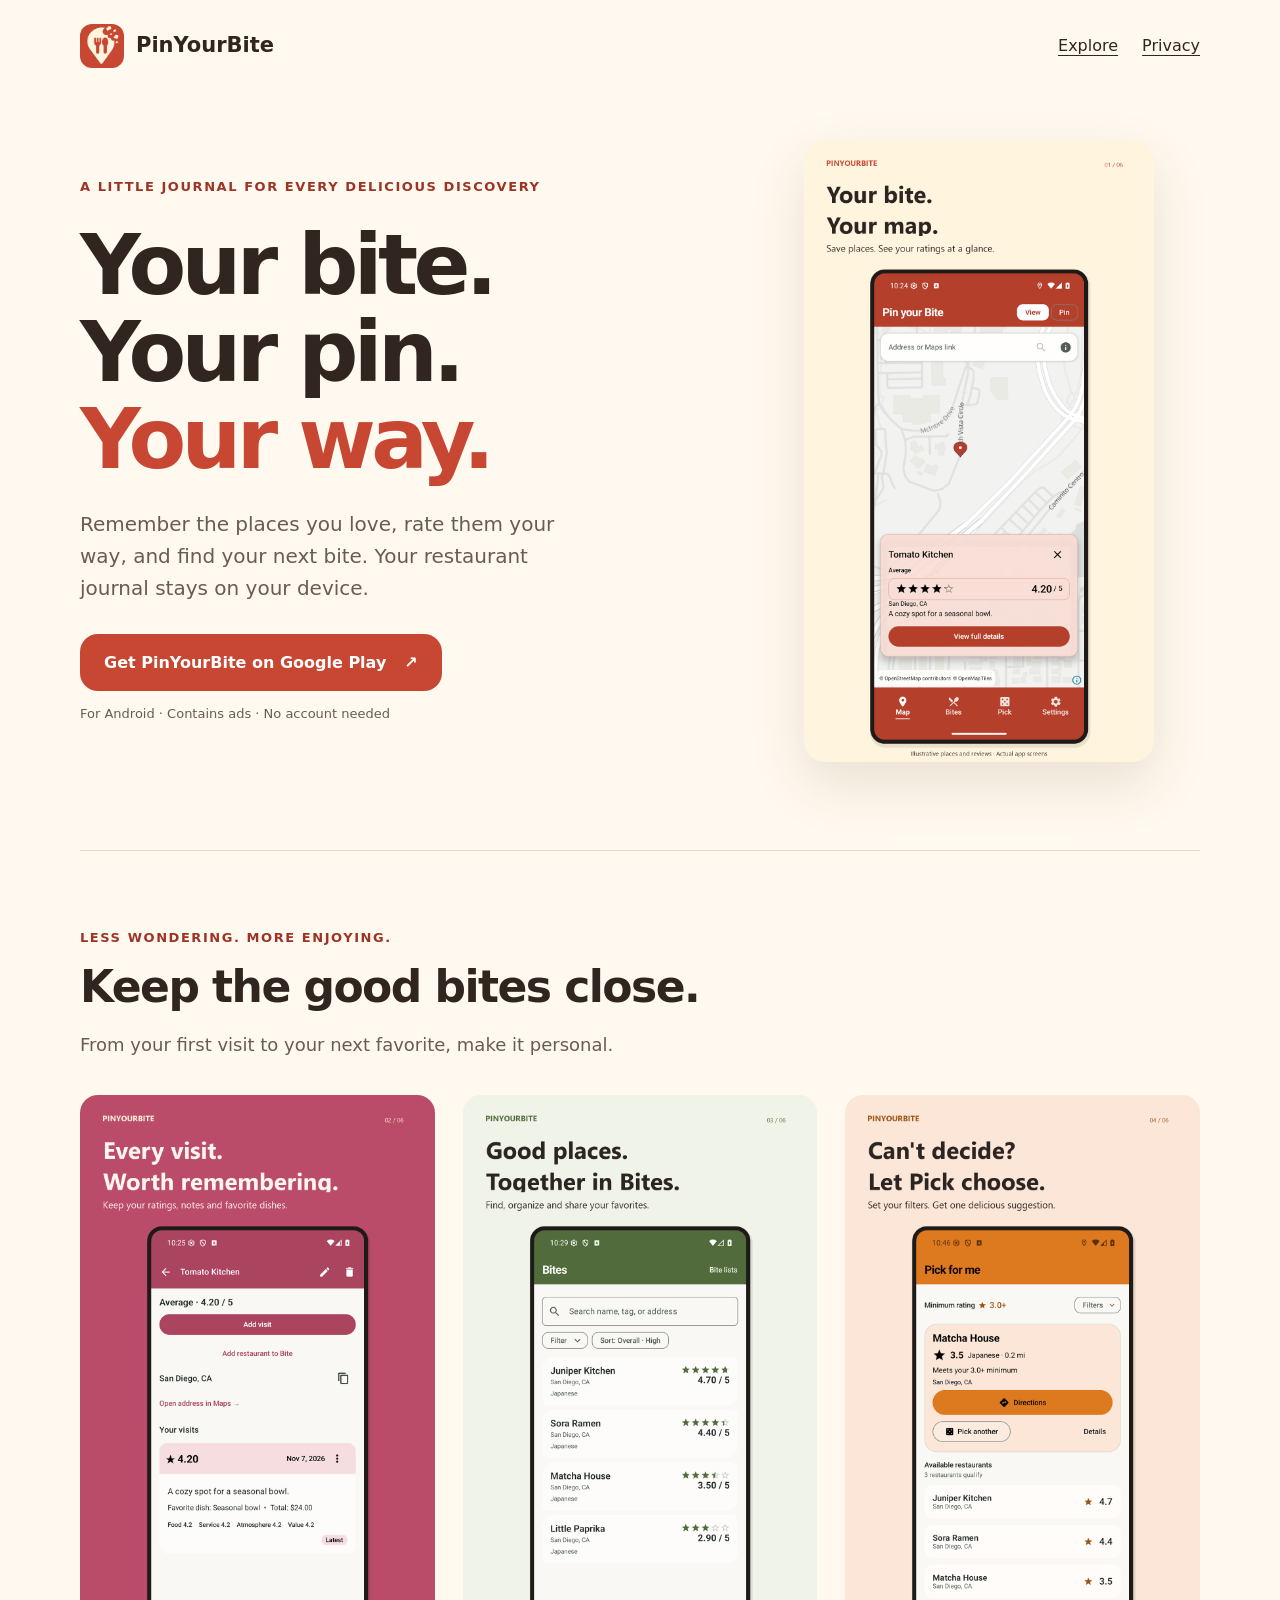
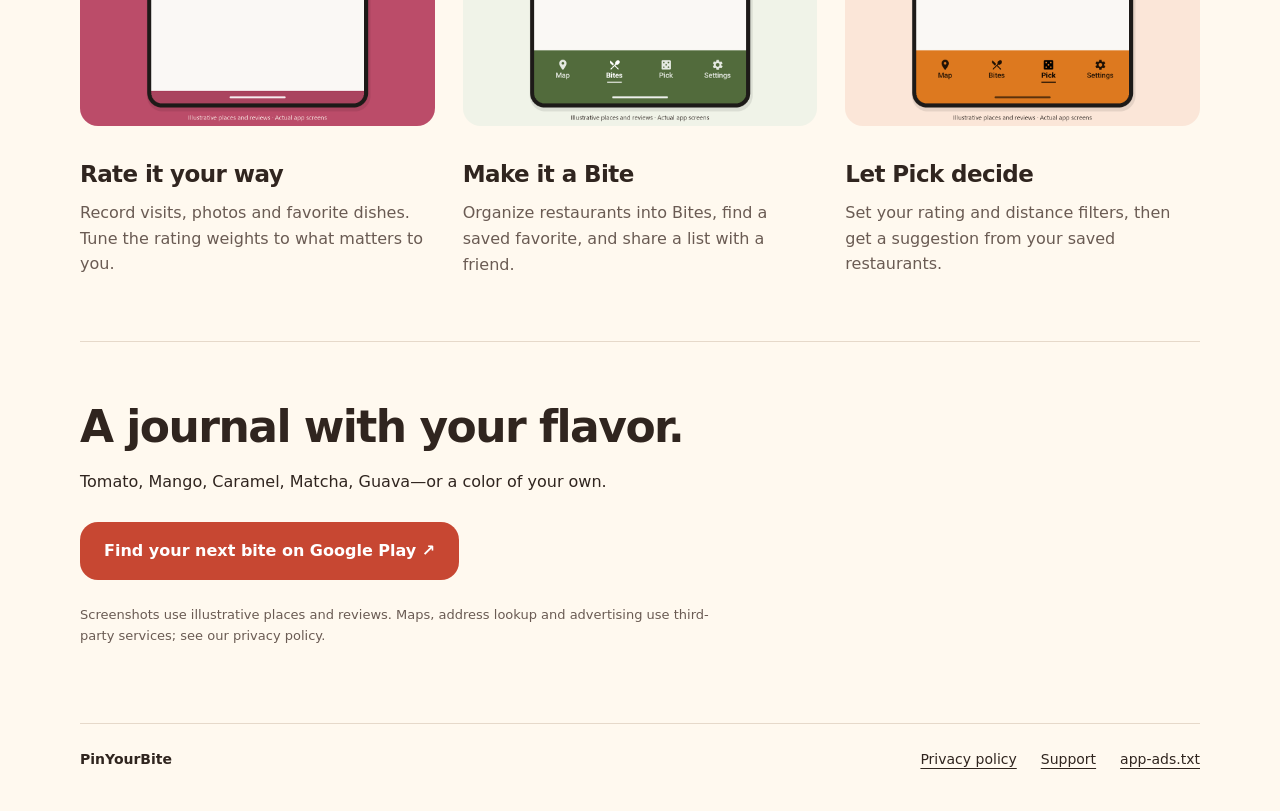
<file: docs/index.html>
<!doctype html>
<html lang="en">
<head>
  <meta charset="utf-8">
  <meta name="viewport" content="width=device-width, initial-scale=1">
  <meta name="description" content="PinYourBite is your personal restaurant journal. Save places on a map, rate your visits, organize Bites and let Pick help you decide where to eat.">
  <meta name="theme-color" content="#C74732">
  <title>PinYourBite — Your bite. Your pin. Your way.</title>
  <link rel="icon" href="assets/app-icon.png">
  <link rel="stylesheet" href="styles.css">
</head>
<body>
  <a class="skip" href="#main">Skip to content</a>
  <header class="wrap nav">
    <a class="brand" href="./"><img src="assets/app-icon.png" alt="" width="44" height="44">PinYourBite</a>
    <nav aria-label="Main navigation"><a href="#explore">Explore</a><a href="privacy.html">Privacy</a></nav>
  </header>
  <main id="main">
    <section class="wrap hero">
      <div>
        <p class="eyebrow">A little journal for every delicious discovery</p>
        <h1>Your bite.<br>Your pin.<br><span>Your way.</span></h1>
        <p class="intro">Remember the places you love, rate them your way, and find your next bite. Your restaurant journal stays on your device.</p>
        <a class="button" href="https://play.google.com/store/apps/details?id=com.pinyourbite">Get PinYourBite on Google Play <span aria-hidden="true">↗</span></a>
        <p class="small">For Android · Contains ads · No account needed</p>
      </div>
      <img class="hero-image" src="assets/01-map.png" alt="PinYourBite map with saved restaurant pins and a restaurant rating preview" width="1080" height="1920" fetchpriority="high">
    </section>
    <section class="wrap explore" id="explore" aria-labelledby="explore-title">
      <p class="eyebrow">Less wondering. More enjoying.</p>
      <h2 id="explore-title">Keep the good bites close.</h2>
      <p class="section-intro">From your first visit to your next favorite, make it personal.</p>
      <div class="gallery">
        <article><img src="assets/02-review.png" alt="Restaurant review screen with category ratings and visit details" width="1080" height="1920" loading="lazy"><h3>Rate it your way</h3><p>Record visits, photos and favorite dishes. Tune the rating weights to what matters to you.</p></article>
        <article><img src="assets/03-bites.png" alt="Bites restaurant library in the Matcha color palette" width="1080" height="1920" loading="lazy"><h3>Make it a Bite</h3><p>Organize restaurants into Bites, find a saved favorite, and share a list with a friend.</p></article>
        <article><img src="assets/04-pick.png" alt="Pick for me restaurant suggestion with rating filters in the Mango palette" width="1080" height="1920" loading="lazy"><h3>Let Pick decide</h3><p>Set your rating and distance filters, then get a suggestion from your saved restaurants.</p></article>
      </div>
    </section>
    <section class="wrap closing">
      <h2>A journal with your flavor.</h2>
      <p>Tomato, Mango, Caramel, Matcha, Guava—or a color of your own.</p>
      <a class="button" href="https://play.google.com/store/apps/details?id=com.pinyourbite">Find your next bite on Google Play ↗</a>
      <p class="small">Screenshots use illustrative places and reviews. Maps, address lookup and advertising use third-party services; see our privacy policy.</p>
    </section>
  </main>
  <footer class="wrap footer"><span>PinYourBite</span><div><a href="privacy.html">Privacy policy</a><a href="mailto:oklin.app.support@gmail.com">Support</a><a href="app-ads.txt">app-ads.txt</a></div></footer>
</body>
</html>
</file>
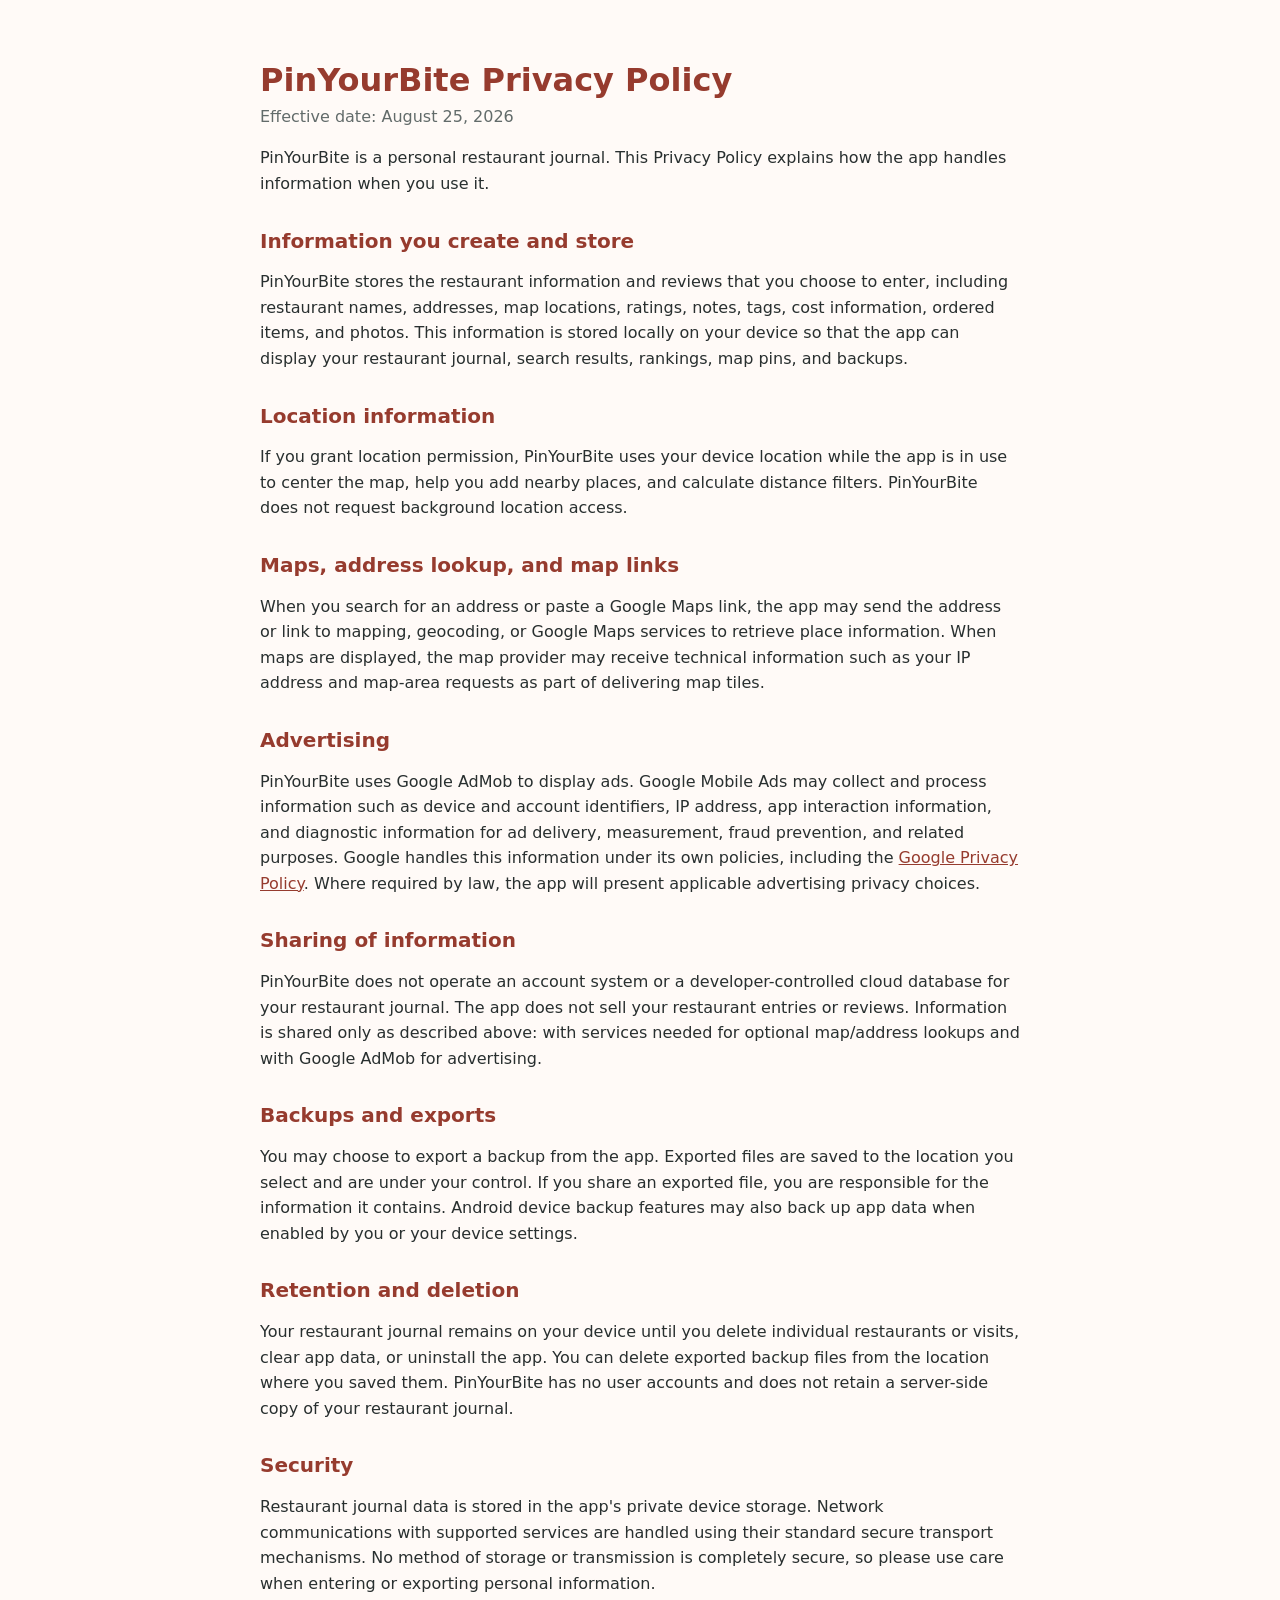
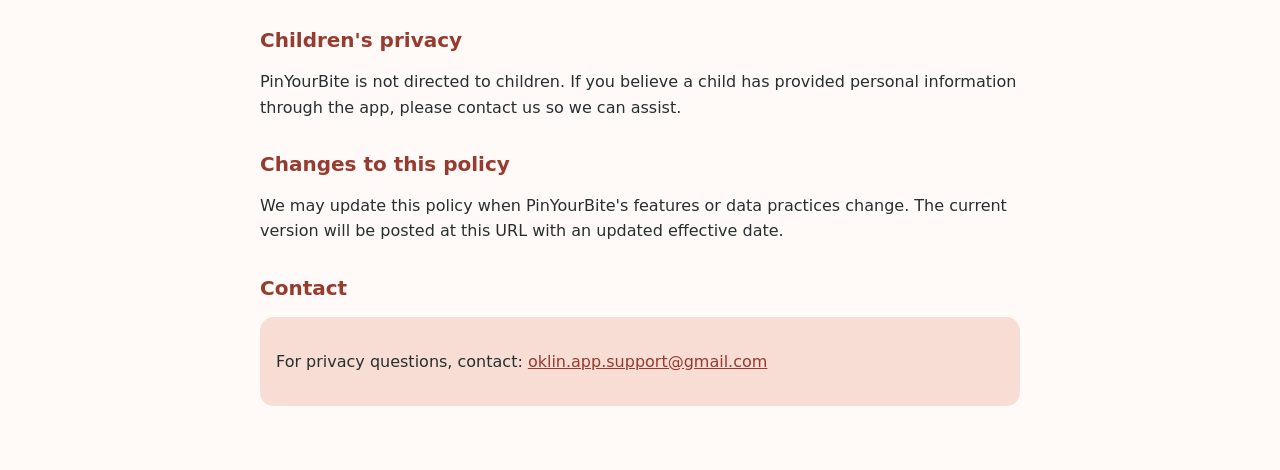
<file: docs/privacy.html>
<!doctype html>
<html lang="en">
<head>
  <meta charset="utf-8">
  <meta name="viewport" content="width=device-width, initial-scale=1">
  <title>PinYourBite Privacy Policy</title>
  <style>
    :root { color-scheme: light dark; }
    body { font-family: system-ui, -apple-system, BlinkMacSystemFont, "Segoe UI", sans-serif; line-height: 1.6; margin: 0; background: #fffaf7; color: #282f2f; }
    main { max-width: 760px; margin: 0 auto; padding: 40px 20px 64px; }
    h1, h2 { color: #963b2e; line-height: 1.2; }
    h1 { font-size: 2rem; margin-bottom: .25rem; }
    h2 { font-size: 1.25rem; margin-top: 2rem; }
    a { color: #963b2e; }
    .updated { color: #626b6a; margin-top: 0; }
    .notice { background: #f7ddd4; border-radius: 14px; padding: 16px; }
  </style>
</head>
<body>
<main>
  <h1>PinYourBite Privacy Policy</h1>
  <p class="updated">Effective date: August 25, 2026</p>

  <p>PinYourBite is a personal restaurant journal. This Privacy Policy explains how the app handles information when you use it.</p>

  <h2>Information you create and store</h2>
  <p>PinYourBite stores the restaurant information and reviews that you choose to enter, including restaurant names, addresses, map locations, ratings, notes, tags, cost information, ordered items, and photos. This information is stored locally on your device so that the app can display your restaurant journal, search results, rankings, map pins, and backups.</p>

  <h2>Location information</h2>
  <p>If you grant location permission, PinYourBite uses your device location while the app is in use to center the map, help you add nearby places, and calculate distance filters. PinYourBite does not request background location access.</p>

  <h2>Maps, address lookup, and map links</h2>
  <p>When you search for an address or paste a Google Maps link, the app may send the address or link to mapping, geocoding, or Google Maps services to retrieve place information. When maps are displayed, the map provider may receive technical information such as your IP address and map-area requests as part of delivering map tiles.</p>

  <h2>Advertising</h2>
  <p>PinYourBite uses Google AdMob to display ads. Google Mobile Ads may collect and process information such as device and account identifiers, IP address, app interaction information, and diagnostic information for ad delivery, measurement, fraud prevention, and related purposes. Google handles this information under its own policies, including the <a href="https://policies.google.com/privacy">Google Privacy Policy</a>. Where required by law, the app will present applicable advertising privacy choices.</p>

  <h2>Sharing of information</h2>
  <p>PinYourBite does not operate an account system or a developer-controlled cloud database for your restaurant journal. The app does not sell your restaurant entries or reviews. Information is shared only as described above: with services needed for optional map/address lookups and with Google AdMob for advertising.</p>

  <h2>Backups and exports</h2>
  <p>You may choose to export a backup from the app. Exported files are saved to the location you select and are under your control. If you share an exported file, you are responsible for the information it contains. Android device backup features may also back up app data when enabled by you or your device settings.</p>

  <h2>Retention and deletion</h2>
  <p>Your restaurant journal remains on your device until you delete individual restaurants or visits, clear app data, or uninstall the app. You can delete exported backup files from the location where you saved them. PinYourBite has no user accounts and does not retain a server-side copy of your restaurant journal.</p>

  <h2>Security</h2>
  <p>Restaurant journal data is stored in the app's private device storage. Network communications with supported services are handled using their standard secure transport mechanisms. No method of storage or transmission is completely secure, so please use care when entering or exporting personal information.</p>

  <h2>Children's privacy</h2>
  <p>PinYourBite is not directed to children. If you believe a child has provided personal information through the app, please contact us so we can assist.</p>

  <h2>Changes to this policy</h2>
  <p>We may update this policy when PinYourBite's features or data practices change. The current version will be posted at this URL with an updated effective date.</p>

  <h2>Contact</h2>
  <div class="notice">
    <p>For privacy questions, contact: <a href="mailto:oklin.app.support@gmail.com">oklin.app.support@gmail.com</a></p>
  </div>
</main>
</body>
</html>
</file>
<file: docs/styles.css>
:root{color-scheme:light;--ink:#30251f;--muted:#6a5b53;--tomato:#c74732;--paper:#fff9ef;--line:#e6d9ca}
*{box-sizing:border-box}html{scroll-behavior:smooth}body{margin:0;background:var(--paper);color:var(--ink);font-family:system-ui,-apple-system,BlinkMacSystemFont,"Segoe UI",sans-serif;line-height:1.6}a{color:inherit;text-underline-offset:4px}a:focus-visible{outline:3px solid #30251f;outline-offset:5px}.wrap{width:min(1120px,calc(100% - 48px));margin-inline:auto}.nav{display:flex;align-items:center;justify-content:space-between;padding-block:24px}.brand{display:flex;gap:12px;align-items:center;font-size:21px;font-weight:800;text-decoration:none}.brand img{border-radius:12px}.nav nav{display:flex;gap:24px}.hero{display:grid;grid-template-columns:1.15fr .85fr;align-items:center;gap:80px;padding-block:48px 88px}.eyebrow{font-size:13px;font-weight:750;text-transform:uppercase;letter-spacing:.12em;color:#9d3424}h1{font-size:clamp(48px,6.7vw,84px);letter-spacing:-.055em;line-height:1.04;margin:24px 0}h1 span{color:var(--tomato)}.intro{font-size:20px;max-width:480px;color:var(--muted);margin-bottom:30px}.button{display:inline-flex;align-items:center;justify-content:center;gap:18px;background:var(--tomato);color:white;font-weight:700;text-decoration:none;padding:16px 24px;border-radius:18px;min-height:52px}.button:hover{background:#a83928}.small{font-size:13px;color:var(--muted);max-width:640px}.hero-image{width:100%;max-width:350px;height:auto;justify-self:center;border-radius:22px;box-shadow:0 22px 55px #603a1920}.explore{border-top:1px solid var(--line);padding-block:64px}h2{font-size:clamp(30px,4vw,44px);line-height:1.15;letter-spacing:-.035em;margin:12px 0 16px}.section-intro{color:var(--muted);font-size:18px}.gallery{display:grid;grid-template-columns:repeat(3,1fr);gap:28px;margin-top:36px}.gallery img{width:100%;height:auto;border-radius:18px}.gallery h3{font-size:23px;margin:22px 0 8px;letter-spacing:-.025em}.gallery p{margin:0;color:var(--muted)}.closing{padding-block:48px 64px;border-top:1px solid var(--line)}.closing .button{margin-block:12px}.footer{padding-block:24px 40px;display:flex;justify-content:space-between;gap:24px;border-top:1px solid var(--line);font-size:14px}.footer>span{font-weight:750}.footer div{display:flex;flex-wrap:wrap;gap:24px}.skip{position:absolute;top:-100px;left:16px;background:white;padding:12px;z-index:10}.skip:focus{top:12px}@media(max-width:700px){.wrap{width:calc(100% - 36px)}.nav{padding-block:18px}.brand{font-size:18px;gap:8px}.nav nav{gap:14px;font-size:14px}.hero{grid-template-columns:1fr;gap:32px;padding-block:24px 48px}.hero-image{max-width:310px}.intro{font-size:18px}.gallery{grid-template-columns:1fr;gap:40px}.gallery img{max-width:340px;display:block;margin-inline:auto}.explore{padding-block:40px}.footer{flex-direction:column}.button{font-size:15px}}@media(prefers-reduced-motion:reduce){html{scroll-behavior:auto}}
</file>
